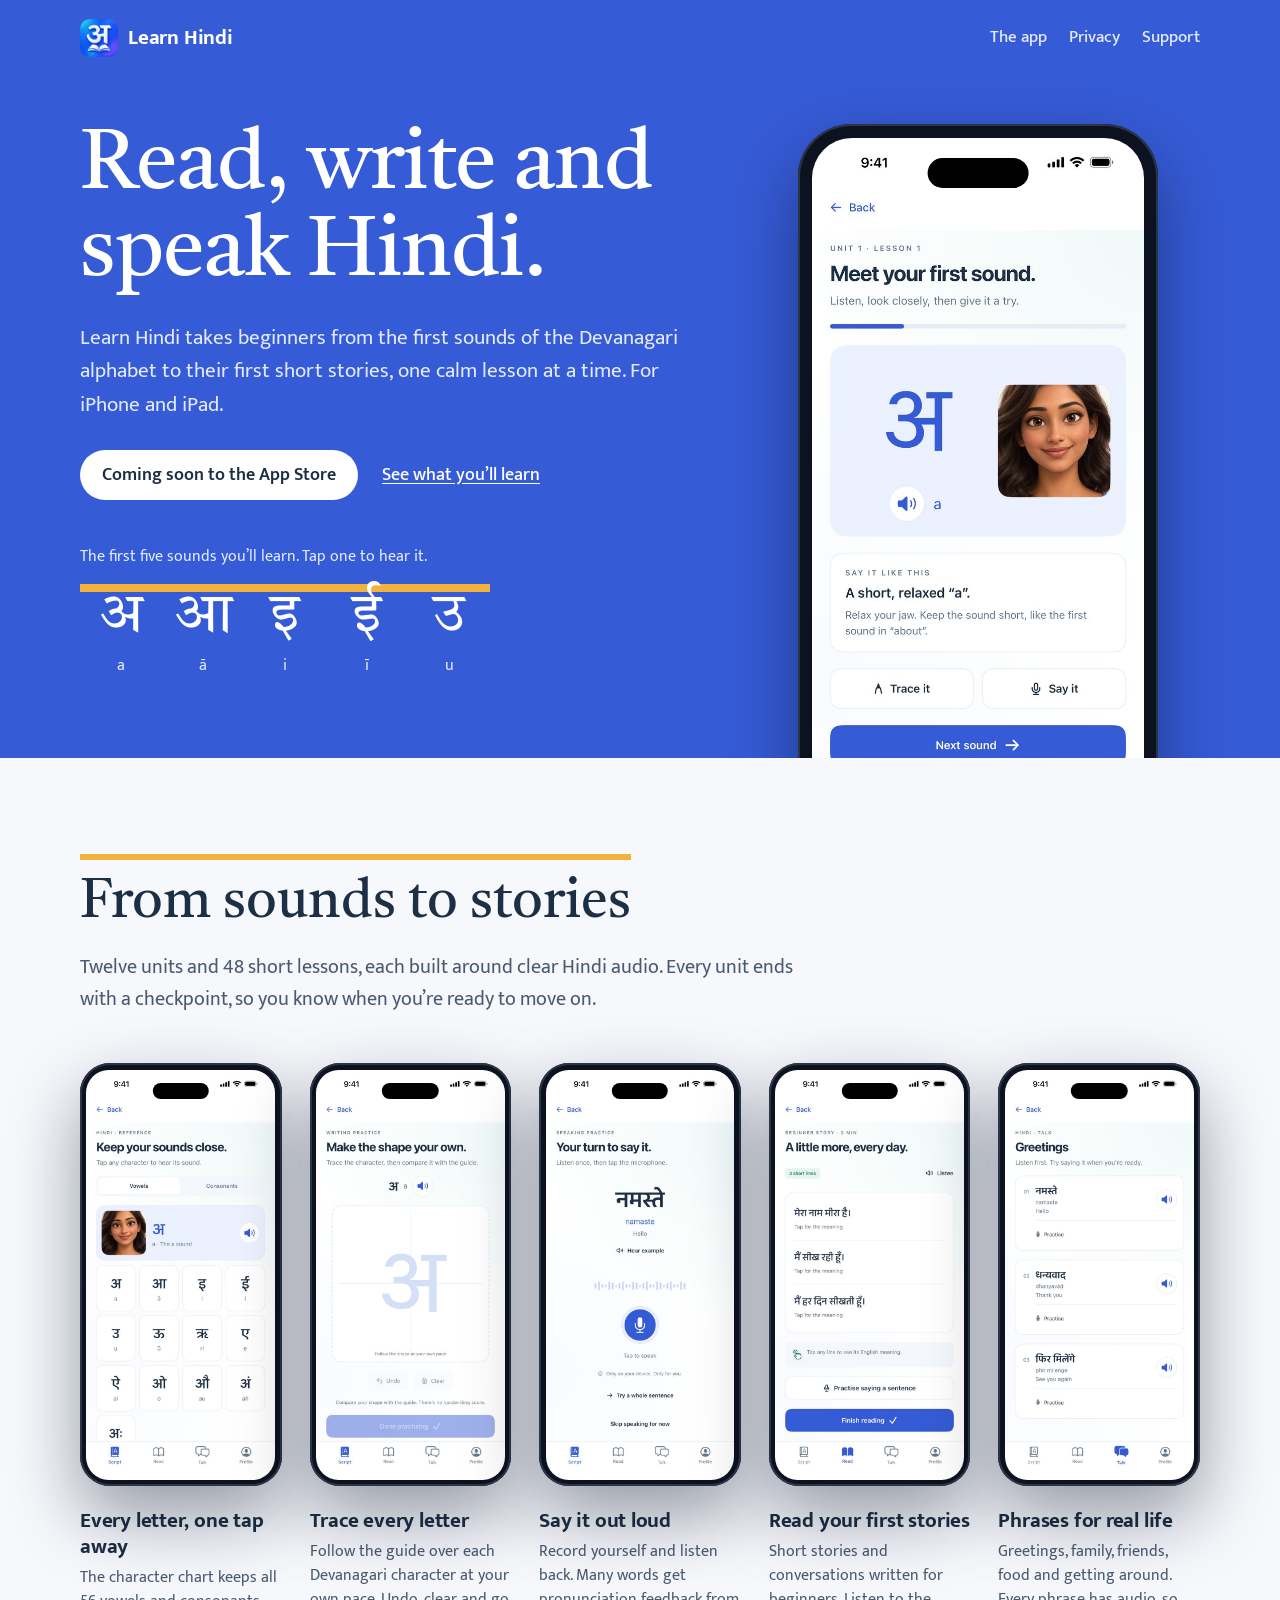
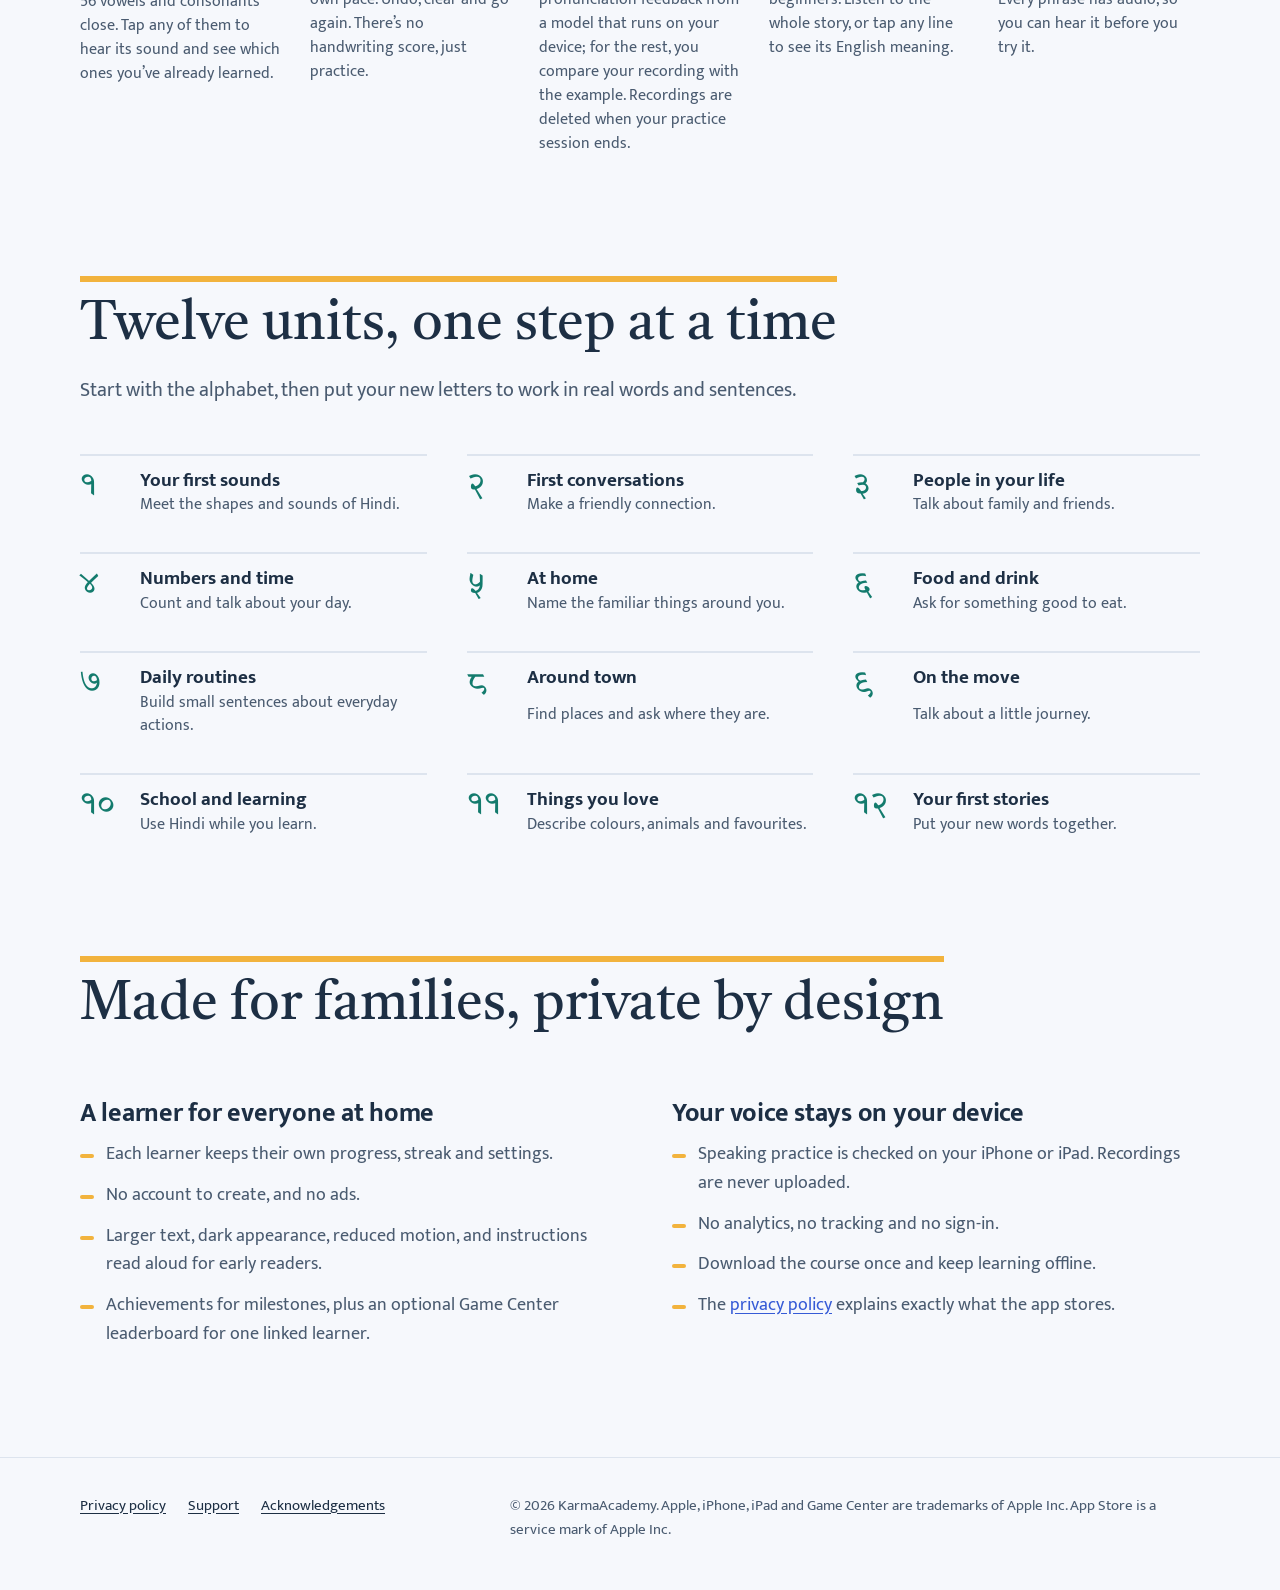
<file: index.html>
<!doctype html>
<html lang="en">
<head>
<meta charset="utf-8">
<meta name="viewport" content="width=device-width, initial-scale=1">
<title>Learn Hindi: read, write and speak Hindi on iPhone and iPad</title>
<meta name="description" content="Learn Hindi takes beginners from the first sounds of the Devanagari alphabet to their first short stories. Hear every sound, trace every letter and practise speaking privately on iPhone and iPad.">
<link rel="canonical" href="https://learnhindi.karmafy.com.au/">
<meta property="og:type" content="website">
<meta property="og:title" content="Learn Hindi: read, write and speak Hindi">
<meta property="og:description" content="From the first sounds of the Devanagari alphabet to your first short stories. For iPhone and iPad.">
<meta property="og:url" content="https://learnhindi.karmafy.com.au/">
<meta property="og:image" content="https://learnhindi.karmafy.com.au/assets/og-image.png">
<meta name="twitter:card" content="summary_large_image">
<meta name="theme-color" content="#365bd6">
<link rel="icon" href="/assets/icons/favicon-32.png" sizes="32x32">
<link rel="apple-touch-icon" href="/assets/icons/apple-touch-icon.png">
<link rel="preconnect" href="https://fonts.googleapis.com">
<link rel="preconnect" href="https://fonts.gstatic.com" crossorigin>
<link rel="stylesheet" href="https://fonts.googleapis.com/css2?family=Mukta:wght@400;500;600;700&family=Tiro+Devanagari+Hindi&display=swap">
<link rel="stylesheet" href="/assets/site.css">
</head>
<body>
<a class="skip" href="#main">Skip to content</a>
<header class="site-header">
  <div class="wrap">
    <a class="brand" href="/"><img src="/assets/icons/icon-192.png" alt="">Learn Hindi</a>
    <nav class="site-nav" aria-label="Main">
      <a href="#inside">The app</a>
      <a href="/privacy/">Privacy</a>
      <a href="/support/">Support</a>
    </nav>
  </div>
</header>

<main id="main">
  <div class="hero">
    <div class="wrap">
      <div>
        <h1>Read, write and speak Hindi.</h1>
        <p class="lede">Learn Hindi takes beginners from the first sounds of the Devanagari alphabet to their first short stories, one calm lesson at a time. For iPhone and iPad.</p>
        <div class="actions">
          <p class="store-soon">Coming soon to the App Store</p>
          <a href="#inside">See what you’ll learn</a>
        </div>
        <div class="sounds">
          <p id="sounds-label">The first five sounds you’ll learn. Tap one to hear it.</p>
          <div class="sound-row" role="group" aria-labelledby="sounds-label">
            <button class="sound" type="button" data-src="/assets/audio/a.mp3" aria-label="Play अ, a"><span class="glyph" lang="hi" aria-hidden="true">अ</span><span class="roman" aria-hidden="true">a</span></button>
            <button class="sound" type="button" data-src="/assets/audio/aa.mp3" aria-label="Play आ, ā"><span class="glyph" lang="hi" aria-hidden="true">आ</span><span class="roman" aria-hidden="true">ā</span></button>
            <button class="sound" type="button" data-src="/assets/audio/i.mp3" aria-label="Play इ, i"><span class="glyph" lang="hi" aria-hidden="true">इ</span><span class="roman" aria-hidden="true">i</span></button>
            <button class="sound" type="button" data-src="/assets/audio/ii.mp3" aria-label="Play ई, ī"><span class="glyph" lang="hi" aria-hidden="true">ई</span><span class="roman" aria-hidden="true">ī</span></button>
            <button class="sound" type="button" data-src="/assets/audio/u.mp3" aria-label="Play उ, u"><span class="glyph" lang="hi" aria-hidden="true">उ</span><span class="roman" aria-hidden="true">u</span></button>
          </div>
        </div>
      </div>
      <div class="hero-shot">
        <figure class="phone"><img src="/assets/screens/lesson.jpg" width="660" height="1434" alt="A lesson in the app: the letter अ beside a speaking portrait, with Trace it and Say it buttons."></figure>
      </div>
    </div>
  </div>

  <section id="inside" aria-labelledby="inside-title">
    <div class="wrap">
      <h2 class="hang" id="inside-title">From sounds to stories</h2>
      <p class="section-lede">Twelve units and 48 short lessons, each built around clear Hindi audio. Every unit ends with a checkpoint, so you know when you’re ready to move on.</p>
      <div class="features">
        <div class="feature">
          <figure class="phone"><img src="/assets/screens/chart.jpg" width="660" height="1434" alt="The character chart showing Hindi vowels, each with its romanisation."></figure>
          <div><h3>Every letter, one tap away</h3><p>The character chart keeps all 56 vowels and consonants close. Tap any of them to hear its sound and see which ones you’ve already learned.</p></div>
        </div>
        <div class="feature">
          <figure class="phone"><img src="/assets/screens/writing.jpg" width="660" height="1434" alt="Writing practice with a large dotted अ to trace."></figure>
          <div><h3>Trace every letter</h3><p>Follow the guide over each Devanagari character at your own pace. Undo, clear and go again. There’s no handwriting score, just practice.</p></div>
        </div>
        <div class="feature">
          <figure class="phone"><img src="/assets/screens/speak.jpg" width="660" height="1434" alt="Speaking practice for the word नमस्ते with a microphone button."></figure>
          <div><h3>Say it out loud</h3><p>Record yourself and listen back. Many words get pronunciation feedback from a model that runs on your device; for the rest, you compare your recording with the example. Recordings are deleted when your practice session ends.</p></div>
        </div>
        <div class="feature">
          <figure class="phone"><img src="/assets/screens/story.jpg" width="660" height="1434" alt="A short Hindi story with three lines of text and a Listen button."></figure>
          <div><h3>Read your first stories</h3><p>Short stories and conversations written for beginners. Listen to the whole story, or tap any line to see its English meaning.</p></div>
        </div>
        <div class="feature">
          <figure class="phone"><img src="/assets/screens/phrases.jpg" width="660" height="1434" alt="Greeting phrases नमस्ते, धन्यवाद and फिर मिलेंगे with sound buttons."></figure>
          <div><h3>Phrases for real life</h3><p>Greetings, family, friends, food and getting around. Every phrase has audio, so you can hear it before you try it.</p></div>
        </div>
      </div>
    </div>
  </section>

  <section aria-labelledby="course-title">
    <div class="wrap">
      <h2 class="hang" id="course-title">Twelve units, one step at a time</h2>
      <p class="section-lede">Start with the alphabet, then put your new letters to work in real words and sentences.</p>
      <ol class="units">
        <li><span class="unit-num" aria-hidden="true">१</span><span class="unit-title"><span class="visually-hidden">Unit 1: </span>Your first sounds</span><span class="unit-text">Meet the shapes and sounds of Hindi.</span></li>
        <li><span class="unit-num" aria-hidden="true">२</span><span class="unit-title"><span class="visually-hidden">Unit 2: </span>First conversations</span><span class="unit-text">Make a friendly connection.</span></li>
        <li><span class="unit-num" aria-hidden="true">३</span><span class="unit-title"><span class="visually-hidden">Unit 3: </span>People in your life</span><span class="unit-text">Talk about family and friends.</span></li>
        <li><span class="unit-num" aria-hidden="true">४</span><span class="unit-title"><span class="visually-hidden">Unit 4: </span>Numbers and time</span><span class="unit-text">Count and talk about your day.</span></li>
        <li><span class="unit-num" aria-hidden="true">५</span><span class="unit-title"><span class="visually-hidden">Unit 5: </span>At home</span><span class="unit-text">Name the familiar things around you.</span></li>
        <li><span class="unit-num" aria-hidden="true">६</span><span class="unit-title"><span class="visually-hidden">Unit 6: </span>Food and drink</span><span class="unit-text">Ask for something good to eat.</span></li>
        <li><span class="unit-num" aria-hidden="true">७</span><span class="unit-title"><span class="visually-hidden">Unit 7: </span>Daily routines</span><span class="unit-text">Build small sentences about everyday actions.</span></li>
        <li><span class="unit-num" aria-hidden="true">८</span><span class="unit-title"><span class="visually-hidden">Unit 8: </span>Around town</span><span class="unit-text">Find places and ask where they are.</span></li>
        <li><span class="unit-num" aria-hidden="true">९</span><span class="unit-title"><span class="visually-hidden">Unit 9: </span>On the move</span><span class="unit-text">Talk about a little journey.</span></li>
        <li><span class="unit-num" aria-hidden="true">१०</span><span class="unit-title"><span class="visually-hidden">Unit 10: </span>School and learning</span><span class="unit-text">Use Hindi while you learn.</span></li>
        <li><span class="unit-num" aria-hidden="true">११</span><span class="unit-title"><span class="visually-hidden">Unit 11: </span>Things you love</span><span class="unit-text">Describe colours, animals and favourites.</span></li>
        <li><span class="unit-num" aria-hidden="true">१२</span><span class="unit-title"><span class="visually-hidden">Unit 12: </span>Your first stories</span><span class="unit-text">Put your new words together.</span></li>
      </ol>
    </div>
  </section>

  <section aria-labelledby="family-title">
    <div class="wrap">
      <h2 class="hang" id="family-title">Made for families, private by design</h2>
      <div class="pair">
        <div>
          <h3>A learner for everyone at home</h3>
          <ul>
            <li>Each learner keeps their own progress, streak and settings.</li>
            <li>No account to create, and no ads.</li>
            <li>Larger text, dark appearance, reduced motion, and instructions read aloud for early readers.</li>
            <li>Achievements for milestones, plus an optional Game Center leaderboard for one linked learner.</li>
          </ul>
        </div>
        <div>
          <h3>Your voice stays on your device</h3>
          <ul>
            <li>Speaking practice is checked on your iPhone or iPad. Recordings are never uploaded.</li>
            <li>No analytics, no tracking and no sign-in.</li>
            <li>Download the course once and keep learning offline.</li>
            <li>The <a href="/privacy/">privacy policy</a> explains exactly what the app stores.</li>
          </ul>
        </div>
      </div>
    </div>
  </section>
</main>

<footer class="site-footer">
  <div class="wrap">
    <nav aria-label="Footer">
      <a href="/privacy/">Privacy policy</a>
      <a href="/support/">Support</a>
      <a href="/acknowledgements/">Acknowledgements</a>
    </nav>
    <p>© 2026 KarmaAcademy. Apple, iPhone, iPad and Game Center are trademarks of Apple Inc. App Store is a service mark of Apple Inc.</p>
  </div>
</footer>
<script src="/assets/site.js"></script>
</body>
</html>
</file>
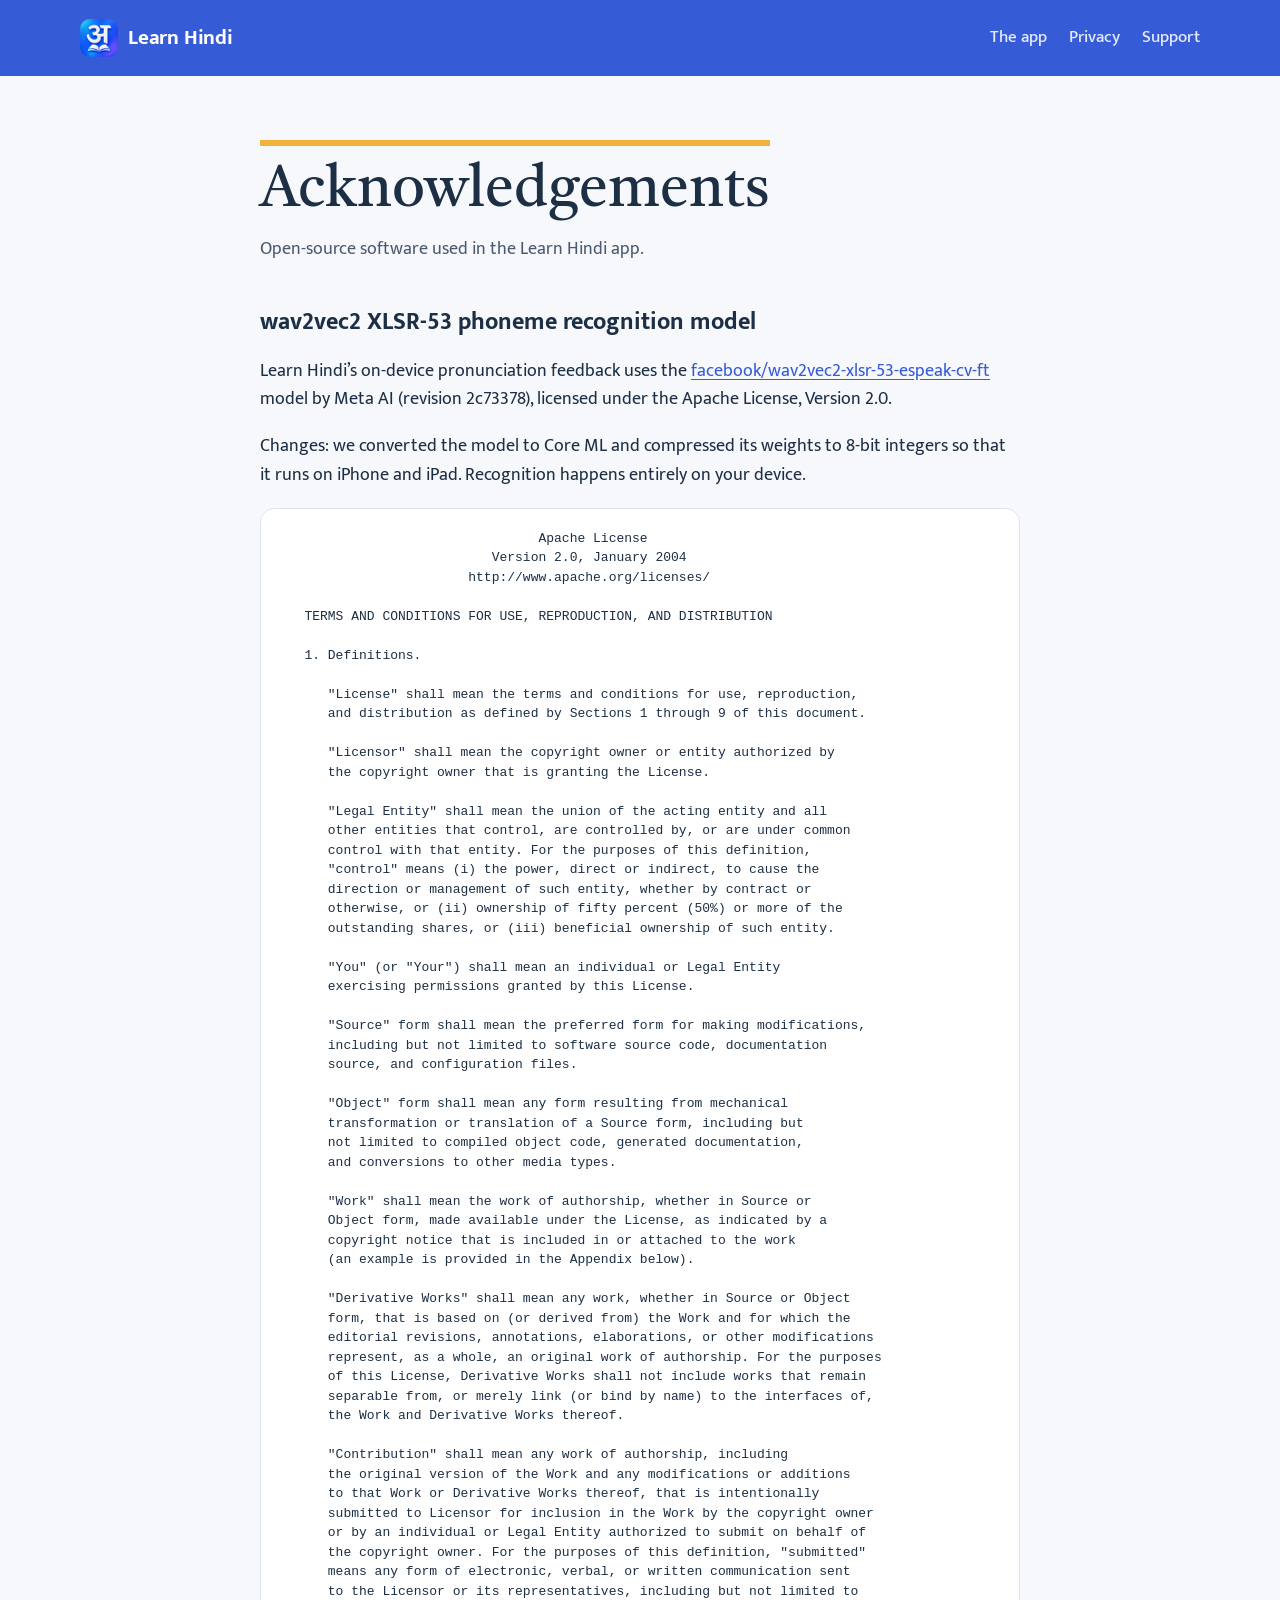
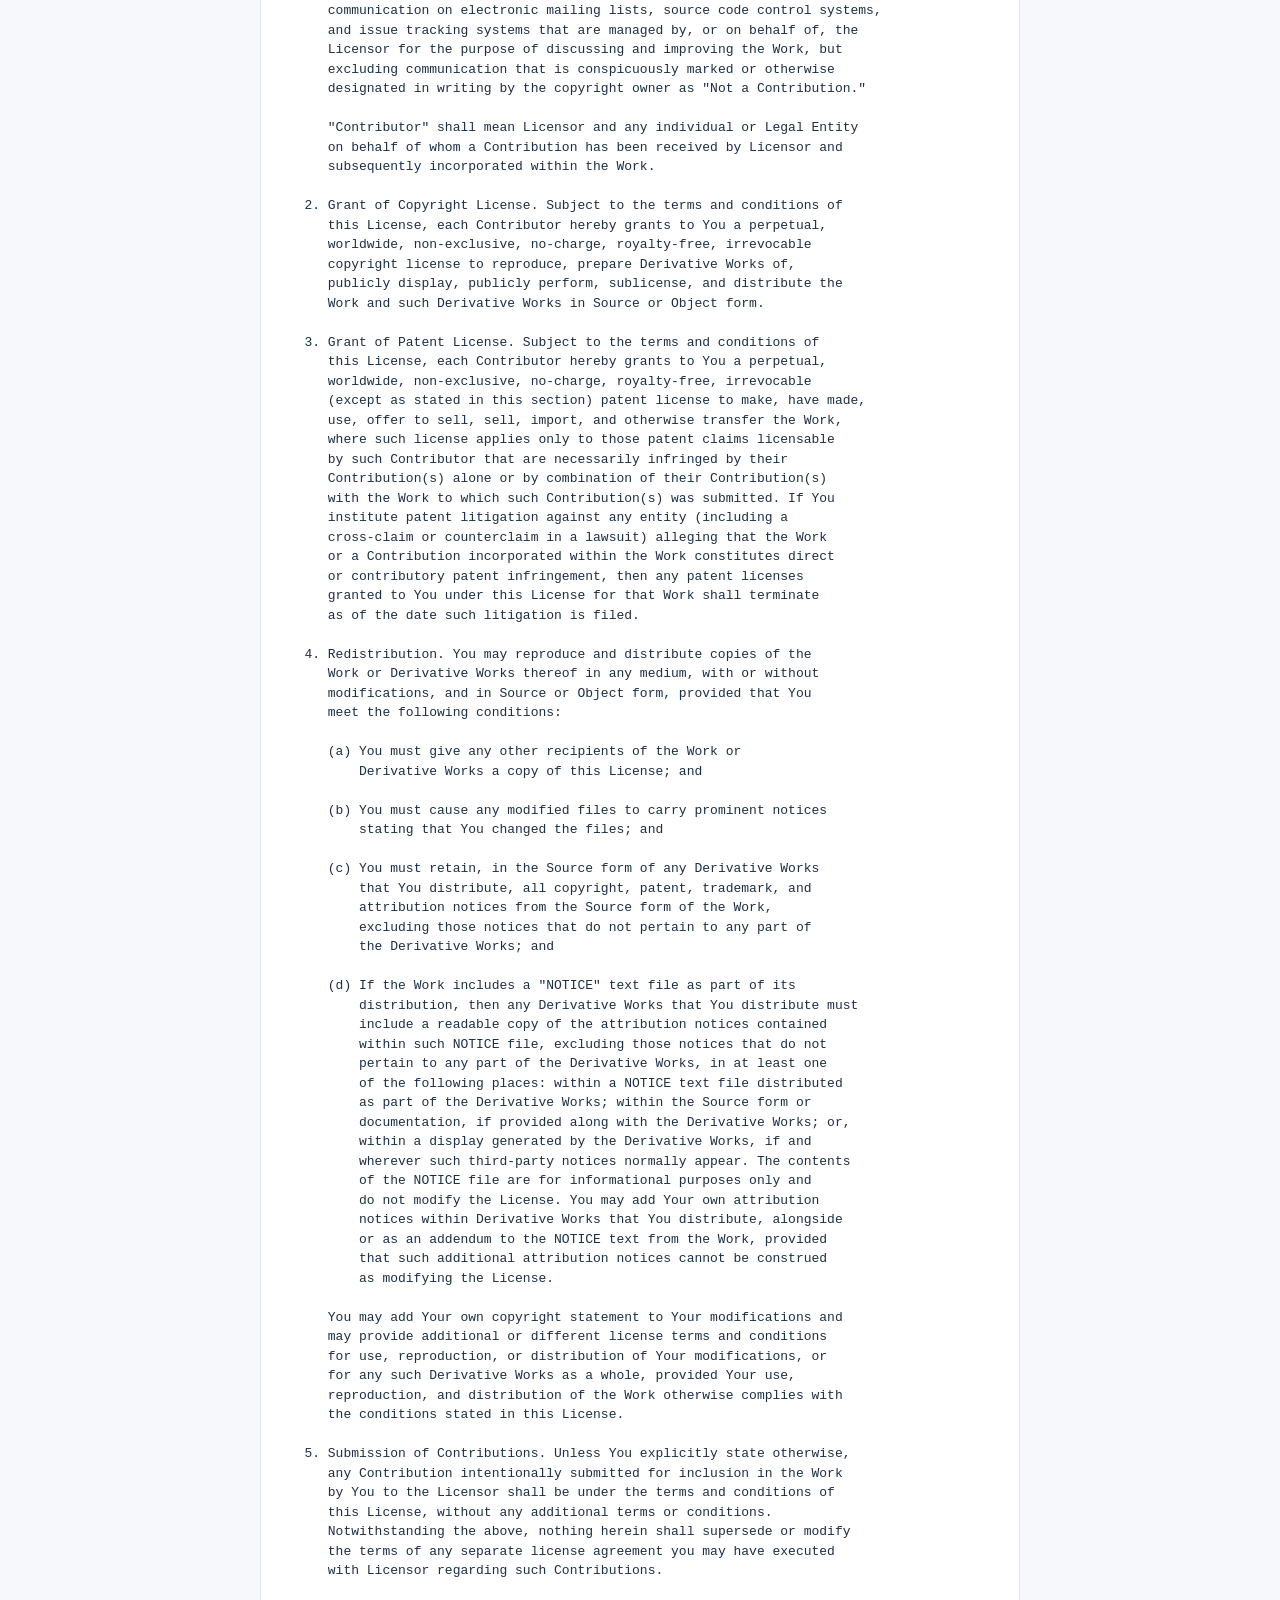
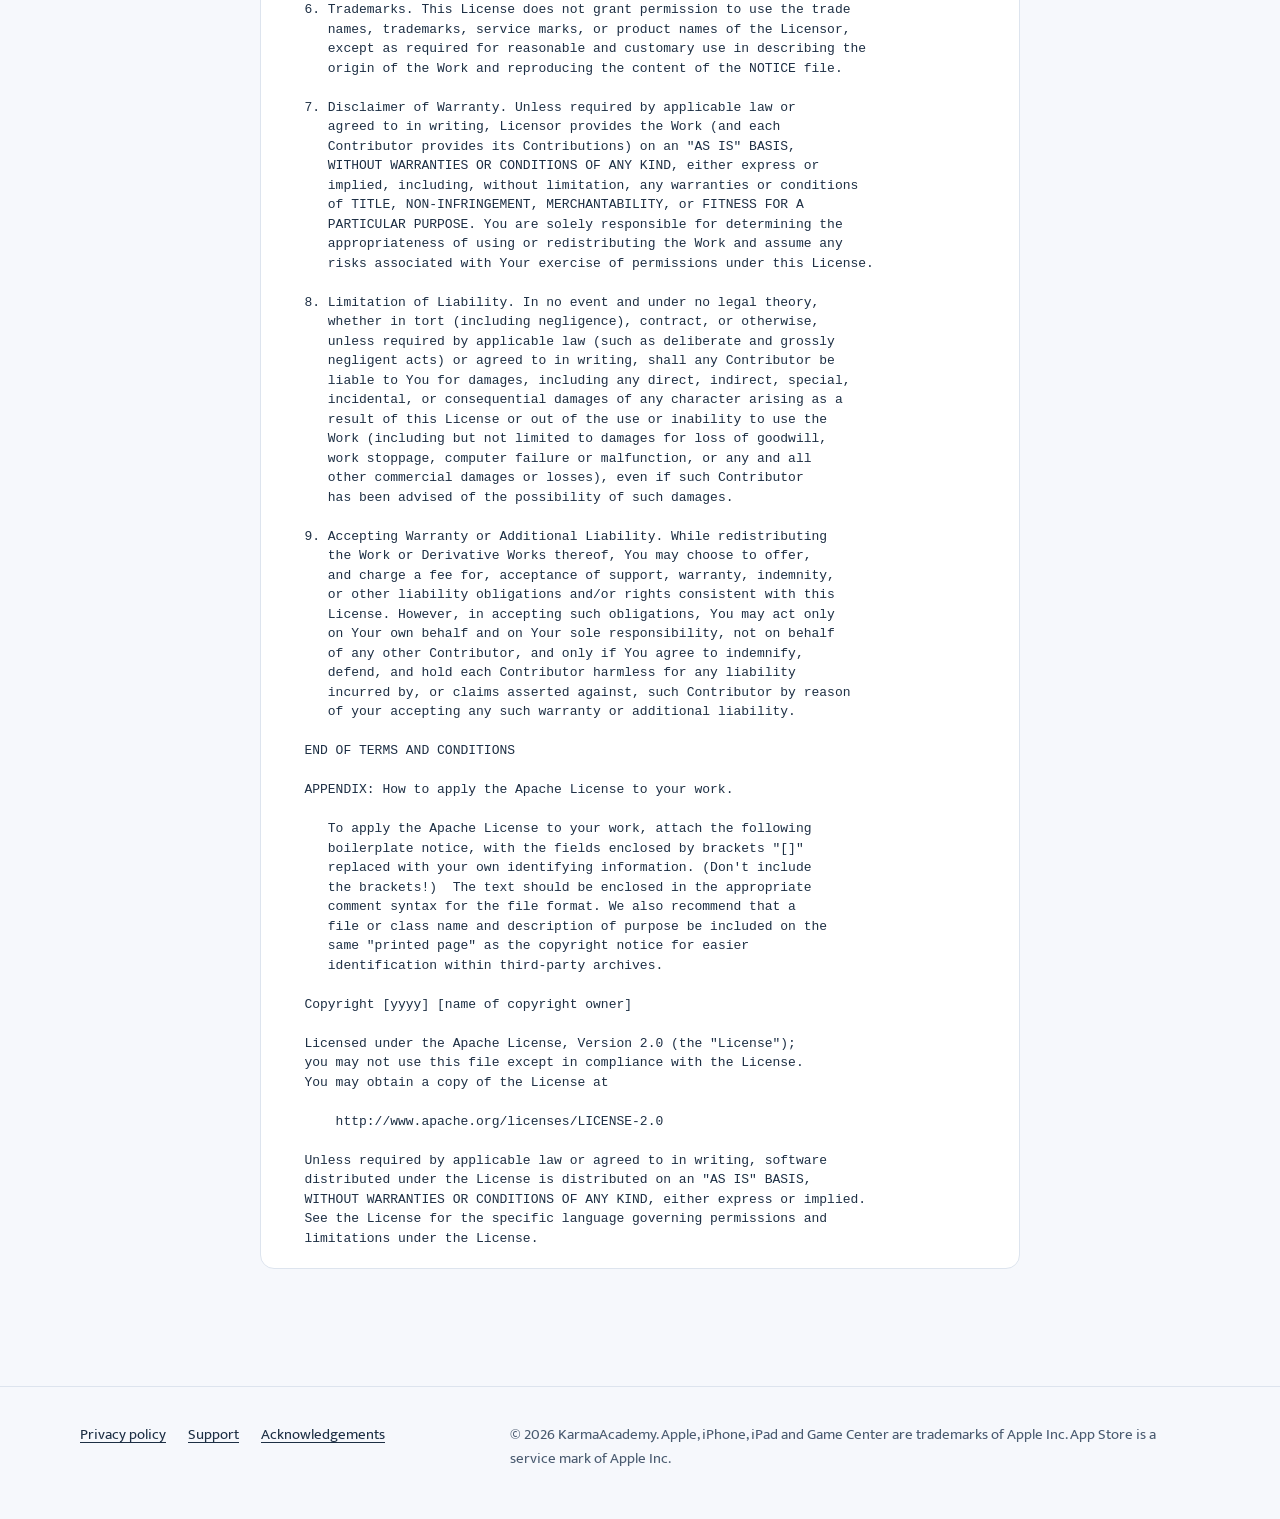
<file: acknowledgements/index.html>
<!doctype html>
<html lang="en">
<head>
<meta charset="utf-8">
<meta name="viewport" content="width=device-width, initial-scale=1">
<title>Acknowledgements · Learn Hindi</title>
<meta name="description" content="Open-source software used in the Learn Hindi app.">
<link rel="canonical" href="https://learnhindi.karmafy.com.au/acknowledgements/">
<meta name="theme-color" content="#365bd6">
<link rel="icon" href="/assets/icons/favicon-32.png" sizes="32x32">
<link rel="apple-touch-icon" href="/assets/icons/apple-touch-icon.png">
<link rel="preconnect" href="https://fonts.googleapis.com">
<link rel="preconnect" href="https://fonts.gstatic.com" crossorigin>
<link rel="stylesheet" href="https://fonts.googleapis.com/css2?family=Mukta:wght@400;500;600;700&family=Tiro+Devanagari+Hindi&display=swap">
<link rel="stylesheet" href="/assets/site.css">
</head>
<body>
<a class="skip" href="#main">Skip to content</a>
<header class="site-header">
  <div class="wrap">
    <a class="brand" href="/"><img src="/assets/icons/icon-192.png" alt="">Learn Hindi</a>
    <nav class="site-nav" aria-label="Main">
      <a href="/#inside">The app</a>
      <a href="/privacy/">Privacy</a>
      <a href="/support/">Support</a>
    </nav>
  </div>
</header>

<main id="main" class="doc">
  <div class="wrap">
    <h1 class="hang">Acknowledgements</h1>
    <p class="updated">Open-source software used in the Learn Hindi app.</p>

    <h2>wav2vec2 XLSR-53 phoneme recognition model</h2>
    <p>Learn Hindi’s on-device pronunciation feedback uses the <a href="https://huggingface.co/facebook/wav2vec2-xlsr-53-espeak-cv-ft">facebook/wav2vec2-xlsr-53-espeak-cv-ft</a> model by Meta AI (revision 2c73378), licensed under the Apache License, Version 2.0.</p>
    <p>Changes: we converted the model to Core ML and compressed its weights to 8-bit integers so that it runs on iPhone and iPad. Recognition happens entirely on your device.</p>
    <pre class="license">                                 Apache License
                           Version 2.0, January 2004
                        http://www.apache.org/licenses/

   TERMS AND CONDITIONS FOR USE, REPRODUCTION, AND DISTRIBUTION

   1. Definitions.

      &quot;License&quot; shall mean the terms and conditions for use, reproduction,
      and distribution as defined by Sections 1 through 9 of this document.

      &quot;Licensor&quot; shall mean the copyright owner or entity authorized by
      the copyright owner that is granting the License.

      &quot;Legal Entity&quot; shall mean the union of the acting entity and all
      other entities that control, are controlled by, or are under common
      control with that entity. For the purposes of this definition,
      &quot;control&quot; means (i) the power, direct or indirect, to cause the
      direction or management of such entity, whether by contract or
      otherwise, or (ii) ownership of fifty percent (50%) or more of the
      outstanding shares, or (iii) beneficial ownership of such entity.

      &quot;You&quot; (or &quot;Your&quot;) shall mean an individual or Legal Entity
      exercising permissions granted by this License.

      &quot;Source&quot; form shall mean the preferred form for making modifications,
      including but not limited to software source code, documentation
      source, and configuration files.

      &quot;Object&quot; form shall mean any form resulting from mechanical
      transformation or translation of a Source form, including but
      not limited to compiled object code, generated documentation,
      and conversions to other media types.

      &quot;Work&quot; shall mean the work of authorship, whether in Source or
      Object form, made available under the License, as indicated by a
      copyright notice that is included in or attached to the work
      (an example is provided in the Appendix below).

      &quot;Derivative Works&quot; shall mean any work, whether in Source or Object
      form, that is based on (or derived from) the Work and for which the
      editorial revisions, annotations, elaborations, or other modifications
      represent, as a whole, an original work of authorship. For the purposes
      of this License, Derivative Works shall not include works that remain
      separable from, or merely link (or bind by name) to the interfaces of,
      the Work and Derivative Works thereof.

      &quot;Contribution&quot; shall mean any work of authorship, including
      the original version of the Work and any modifications or additions
      to that Work or Derivative Works thereof, that is intentionally
      submitted to Licensor for inclusion in the Work by the copyright owner
      or by an individual or Legal Entity authorized to submit on behalf of
      the copyright owner. For the purposes of this definition, &quot;submitted&quot;
      means any form of electronic, verbal, or written communication sent
      to the Licensor or its representatives, including but not limited to
      communication on electronic mailing lists, source code control systems,
      and issue tracking systems that are managed by, or on behalf of, the
      Licensor for the purpose of discussing and improving the Work, but
      excluding communication that is conspicuously marked or otherwise
      designated in writing by the copyright owner as &quot;Not a Contribution.&quot;

      &quot;Contributor&quot; shall mean Licensor and any individual or Legal Entity
      on behalf of whom a Contribution has been received by Licensor and
      subsequently incorporated within the Work.

   2. Grant of Copyright License. Subject to the terms and conditions of
      this License, each Contributor hereby grants to You a perpetual,
      worldwide, non-exclusive, no-charge, royalty-free, irrevocable
      copyright license to reproduce, prepare Derivative Works of,
      publicly display, publicly perform, sublicense, and distribute the
      Work and such Derivative Works in Source or Object form.

   3. Grant of Patent License. Subject to the terms and conditions of
      this License, each Contributor hereby grants to You a perpetual,
      worldwide, non-exclusive, no-charge, royalty-free, irrevocable
      (except as stated in this section) patent license to make, have made,
      use, offer to sell, sell, import, and otherwise transfer the Work,
      where such license applies only to those patent claims licensable
      by such Contributor that are necessarily infringed by their
      Contribution(s) alone or by combination of their Contribution(s)
      with the Work to which such Contribution(s) was submitted. If You
      institute patent litigation against any entity (including a
      cross-claim or counterclaim in a lawsuit) alleging that the Work
      or a Contribution incorporated within the Work constitutes direct
      or contributory patent infringement, then any patent licenses
      granted to You under this License for that Work shall terminate
      as of the date such litigation is filed.

   4. Redistribution. You may reproduce and distribute copies of the
      Work or Derivative Works thereof in any medium, with or without
      modifications, and in Source or Object form, provided that You
      meet the following conditions:

      (a) You must give any other recipients of the Work or
          Derivative Works a copy of this License; and

      (b) You must cause any modified files to carry prominent notices
          stating that You changed the files; and

      (c) You must retain, in the Source form of any Derivative Works
          that You distribute, all copyright, patent, trademark, and
          attribution notices from the Source form of the Work,
          excluding those notices that do not pertain to any part of
          the Derivative Works; and

      (d) If the Work includes a &quot;NOTICE&quot; text file as part of its
          distribution, then any Derivative Works that You distribute must
          include a readable copy of the attribution notices contained
          within such NOTICE file, excluding those notices that do not
          pertain to any part of the Derivative Works, in at least one
          of the following places: within a NOTICE text file distributed
          as part of the Derivative Works; within the Source form or
          documentation, if provided along with the Derivative Works; or,
          within a display generated by the Derivative Works, if and
          wherever such third-party notices normally appear. The contents
          of the NOTICE file are for informational purposes only and
          do not modify the License. You may add Your own attribution
          notices within Derivative Works that You distribute, alongside
          or as an addendum to the NOTICE text from the Work, provided
          that such additional attribution notices cannot be construed
          as modifying the License.

      You may add Your own copyright statement to Your modifications and
      may provide additional or different license terms and conditions
      for use, reproduction, or distribution of Your modifications, or
      for any such Derivative Works as a whole, provided Your use,
      reproduction, and distribution of the Work otherwise complies with
      the conditions stated in this License.

   5. Submission of Contributions. Unless You explicitly state otherwise,
      any Contribution intentionally submitted for inclusion in the Work
      by You to the Licensor shall be under the terms and conditions of
      this License, without any additional terms or conditions.
      Notwithstanding the above, nothing herein shall supersede or modify
      the terms of any separate license agreement you may have executed
      with Licensor regarding such Contributions.

   6. Trademarks. This License does not grant permission to use the trade
      names, trademarks, service marks, or product names of the Licensor,
      except as required for reasonable and customary use in describing the
      origin of the Work and reproducing the content of the NOTICE file.

   7. Disclaimer of Warranty. Unless required by applicable law or
      agreed to in writing, Licensor provides the Work (and each
      Contributor provides its Contributions) on an &quot;AS IS&quot; BASIS,
      WITHOUT WARRANTIES OR CONDITIONS OF ANY KIND, either express or
      implied, including, without limitation, any warranties or conditions
      of TITLE, NON-INFRINGEMENT, MERCHANTABILITY, or FITNESS FOR A
      PARTICULAR PURPOSE. You are solely responsible for determining the
      appropriateness of using or redistributing the Work and assume any
      risks associated with Your exercise of permissions under this License.

   8. Limitation of Liability. In no event and under no legal theory,
      whether in tort (including negligence), contract, or otherwise,
      unless required by applicable law (such as deliberate and grossly
      negligent acts) or agreed to in writing, shall any Contributor be
      liable to You for damages, including any direct, indirect, special,
      incidental, or consequential damages of any character arising as a
      result of this License or out of the use or inability to use the
      Work (including but not limited to damages for loss of goodwill,
      work stoppage, computer failure or malfunction, or any and all
      other commercial damages or losses), even if such Contributor
      has been advised of the possibility of such damages.

   9. Accepting Warranty or Additional Liability. While redistributing
      the Work or Derivative Works thereof, You may choose to offer,
      and charge a fee for, acceptance of support, warranty, indemnity,
      or other liability obligations and/or rights consistent with this
      License. However, in accepting such obligations, You may act only
      on Your own behalf and on Your sole responsibility, not on behalf
      of any other Contributor, and only if You agree to indemnify,
      defend, and hold each Contributor harmless for any liability
      incurred by, or claims asserted against, such Contributor by reason
      of your accepting any such warranty or additional liability.

   END OF TERMS AND CONDITIONS

   APPENDIX: How to apply the Apache License to your work.

      To apply the Apache License to your work, attach the following
      boilerplate notice, with the fields enclosed by brackets &quot;[]&quot;
      replaced with your own identifying information. (Don&#x27;t include
      the brackets!)  The text should be enclosed in the appropriate
      comment syntax for the file format. We also recommend that a
      file or class name and description of purpose be included on the
      same &quot;printed page&quot; as the copyright notice for easier
      identification within third-party archives.

   Copyright [yyyy] [name of copyright owner]

   Licensed under the Apache License, Version 2.0 (the &quot;License&quot;);
   you may not use this file except in compliance with the License.
   You may obtain a copy of the License at

       http://www.apache.org/licenses/LICENSE-2.0

   Unless required by applicable law or agreed to in writing, software
   distributed under the License is distributed on an &quot;AS IS&quot; BASIS,
   WITHOUT WARRANTIES OR CONDITIONS OF ANY KIND, either express or implied.
   See the License for the specific language governing permissions and
   limitations under the License.</pre>
  </div>
</main>

<footer class="site-footer">
  <div class="wrap">
    <nav aria-label="Footer">
      <a href="/privacy/">Privacy policy</a>
      <a href="/support/">Support</a>
      <a href="/acknowledgements/">Acknowledgements</a>
    </nav>
    <p>© 2026 KarmaAcademy. Apple, iPhone, iPad and Game Center are trademarks of Apple Inc. App Store is a service mark of Apple Inc.</p>
  </div>
</footer>
<script src="/assets/site.js"></script>
</body>
</html>
</file>
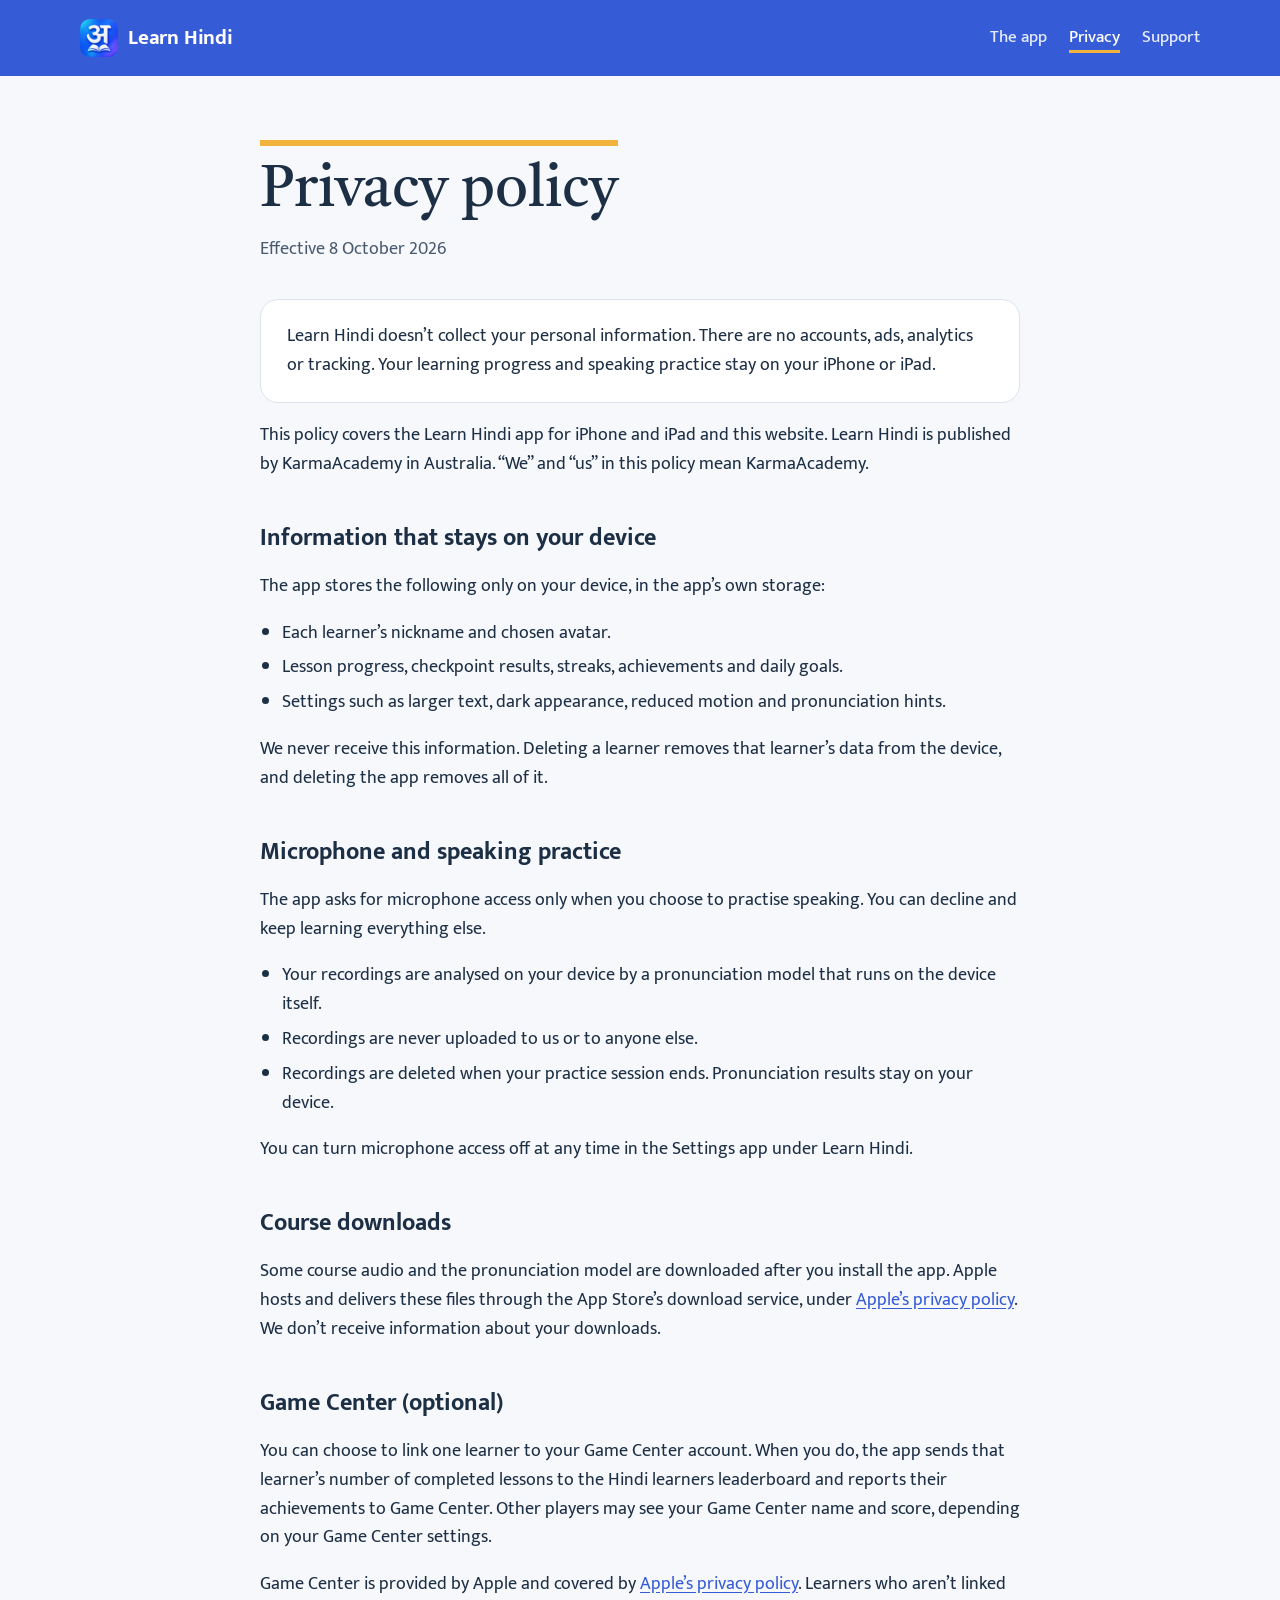
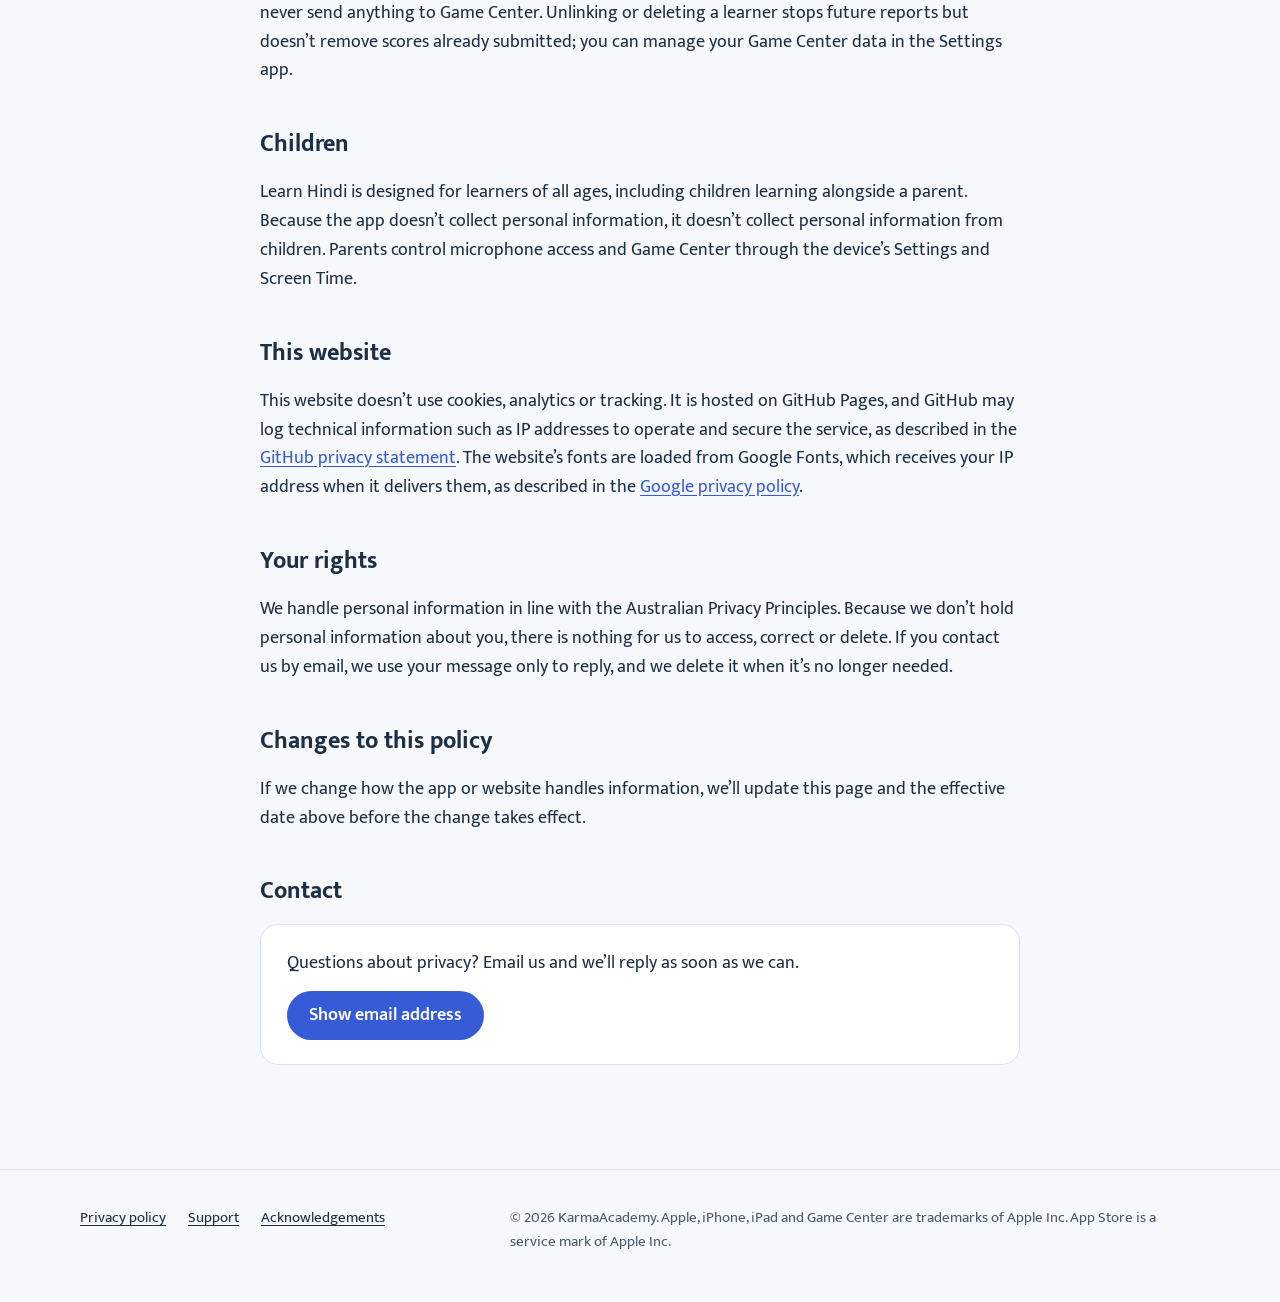
<file: privacy/index.html>
<!doctype html>
<html lang="en">
<head>
<meta charset="utf-8">
<meta name="viewport" content="width=device-width, initial-scale=1">
<title>Privacy policy · Learn Hindi</title>
<meta name="description" content="How the Learn Hindi app and website handle your information. Learning data and speaking practice stay on your device.">
<link rel="canonical" href="https://learnhindi.karmafy.com.au/privacy/">
<meta name="theme-color" content="#365bd6">
<link rel="icon" href="/assets/icons/favicon-32.png" sizes="32x32">
<link rel="apple-touch-icon" href="/assets/icons/apple-touch-icon.png">
<link rel="preconnect" href="https://fonts.googleapis.com">
<link rel="preconnect" href="https://fonts.gstatic.com" crossorigin>
<link rel="stylesheet" href="https://fonts.googleapis.com/css2?family=Mukta:wght@400;500;600;700&family=Tiro+Devanagari+Hindi&display=swap">
<link rel="stylesheet" href="/assets/site.css">
</head>
<body>
<a class="skip" href="#main">Skip to content</a>
<header class="site-header">
  <div class="wrap">
    <a class="brand" href="/"><img src="/assets/icons/icon-192.png" alt="">Learn Hindi</a>
    <nav class="site-nav" aria-label="Main">
      <a href="/#inside">The app</a>
      <a href="/privacy/" aria-current="page">Privacy</a>
      <a href="/support/">Support</a>
    </nav>
  </div>
</header>

<main id="main" class="doc">
  <div class="wrap">
    <h1 class="hang">Privacy policy</h1>
    <p class="updated">Effective 8 October 2026</p>

    <div class="summary">
      <p>Learn Hindi doesn’t collect your personal information. There are no accounts, ads, analytics or tracking. Your learning progress and speaking practice stay on your iPhone or iPad.</p>
    </div>

    <p>This policy covers the Learn Hindi app for iPhone and iPad and this website. Learn Hindi is published by KarmaAcademy in Australia. “We” and “us” in this policy mean KarmaAcademy.</p>

    <h2>Information that stays on your device</h2>
    <p>The app stores the following only on your device, in the app’s own storage:</p>
    <ul>
      <li>Each learner’s nickname and chosen avatar.</li>
      <li>Lesson progress, checkpoint results, streaks, achievements and daily goals.</li>
      <li>Settings such as larger text, dark appearance, reduced motion and pronunciation hints.</li>
    </ul>
    <p>We never receive this information. Deleting a learner removes that learner’s data from the device, and deleting the app removes all of it.</p>

    <h2>Microphone and speaking practice</h2>
    <p>The app asks for microphone access only when you choose to practise speaking. You can decline and keep learning everything else.</p>
    <ul>
      <li>Your recordings are analysed on your device by a pronunciation model that runs on the device itself.</li>
      <li>Recordings are never uploaded to us or to anyone else.</li>
      <li>Recordings are deleted when your practice session ends. Pronunciation results stay on your device.</li>
    </ul>
    <p>You can turn microphone access off at any time in the Settings app under Learn Hindi.</p>

    <h2>Course downloads</h2>
    <p>Some course audio and the pronunciation model are downloaded after you install the app. Apple hosts and delivers these files through the App Store’s download service, under <a href="https://www.apple.com/legal/privacy/">Apple’s privacy policy</a>. We don’t receive information about your downloads.</p>

    <h2>Game Center (optional)</h2>
    <p>You can choose to link one learner to your Game Center account. When you do, the app sends that learner’s number of completed lessons to the Hindi learners leaderboard and reports their achievements to Game Center. Other players may see your Game Center name and score, depending on your Game Center settings.</p>
    <p>Game Center is provided by Apple and covered by <a href="https://www.apple.com/legal/privacy/">Apple’s privacy policy</a>. Learners who aren’t linked never send anything to Game Center. Unlinking or deleting a learner stops future reports but doesn’t remove scores already submitted; you can manage your Game Center data in the Settings app.</p>

    <h2>Children</h2>
    <p>Learn Hindi is designed for learners of all ages, including children learning alongside a parent. Because the app doesn’t collect personal information, it doesn’t collect personal information from children. Parents control microphone access and Game Center through the device’s Settings and Screen Time.</p>

    <h2>This website</h2>
    <p>This website doesn’t use cookies, analytics or tracking. It is hosted on GitHub Pages, and GitHub may log technical information such as IP addresses to operate and secure the service, as described in the <a href="https://docs.github.com/en/site-policy/privacy-policies/github-general-privacy-statement">GitHub privacy statement</a>. The website’s fonts are loaded from Google Fonts, which receives your IP address when it delivers them, as described in the <a href="https://policies.google.com/privacy">Google privacy policy</a>.</p>

    <h2>Your rights</h2>
    <p>We handle personal information in line with the Australian Privacy Principles. Because we don’t hold personal information about you, there is nothing for us to access, correct or delete. If you contact us by email, we use your message only to reply, and we delete it when it’s no longer needed.</p>

    <h2>Changes to this policy</h2>
    <p>If we change how the app or website handles information, we’ll update this page and the effective date above before the change takes effect.</p>

    <h2>Contact</h2>
    <div class="contact">
      <p>Questions about privacy? Email us and we’ll reply as soon as we can.</p>
      <button class="email-reveal" type="button" data-mail-user="troppus" data-mail-host="ua.moc.yfamrak">Show email address</button>
      <noscript><p>Turn on JavaScript to see our email address.</p></noscript>
    </div>
  </div>
</main>

<footer class="site-footer">
  <div class="wrap">
    <nav aria-label="Footer">
      <a href="/privacy/">Privacy policy</a>
      <a href="/support/">Support</a>
      <a href="/acknowledgements/">Acknowledgements</a>
    </nav>
    <p>© 2026 KarmaAcademy. Apple, iPhone, iPad and Game Center are trademarks of Apple Inc. App Store is a service mark of Apple Inc.</p>
  </div>
</footer>
<script src="/assets/site.js"></script>
</body>
</html>
</file>
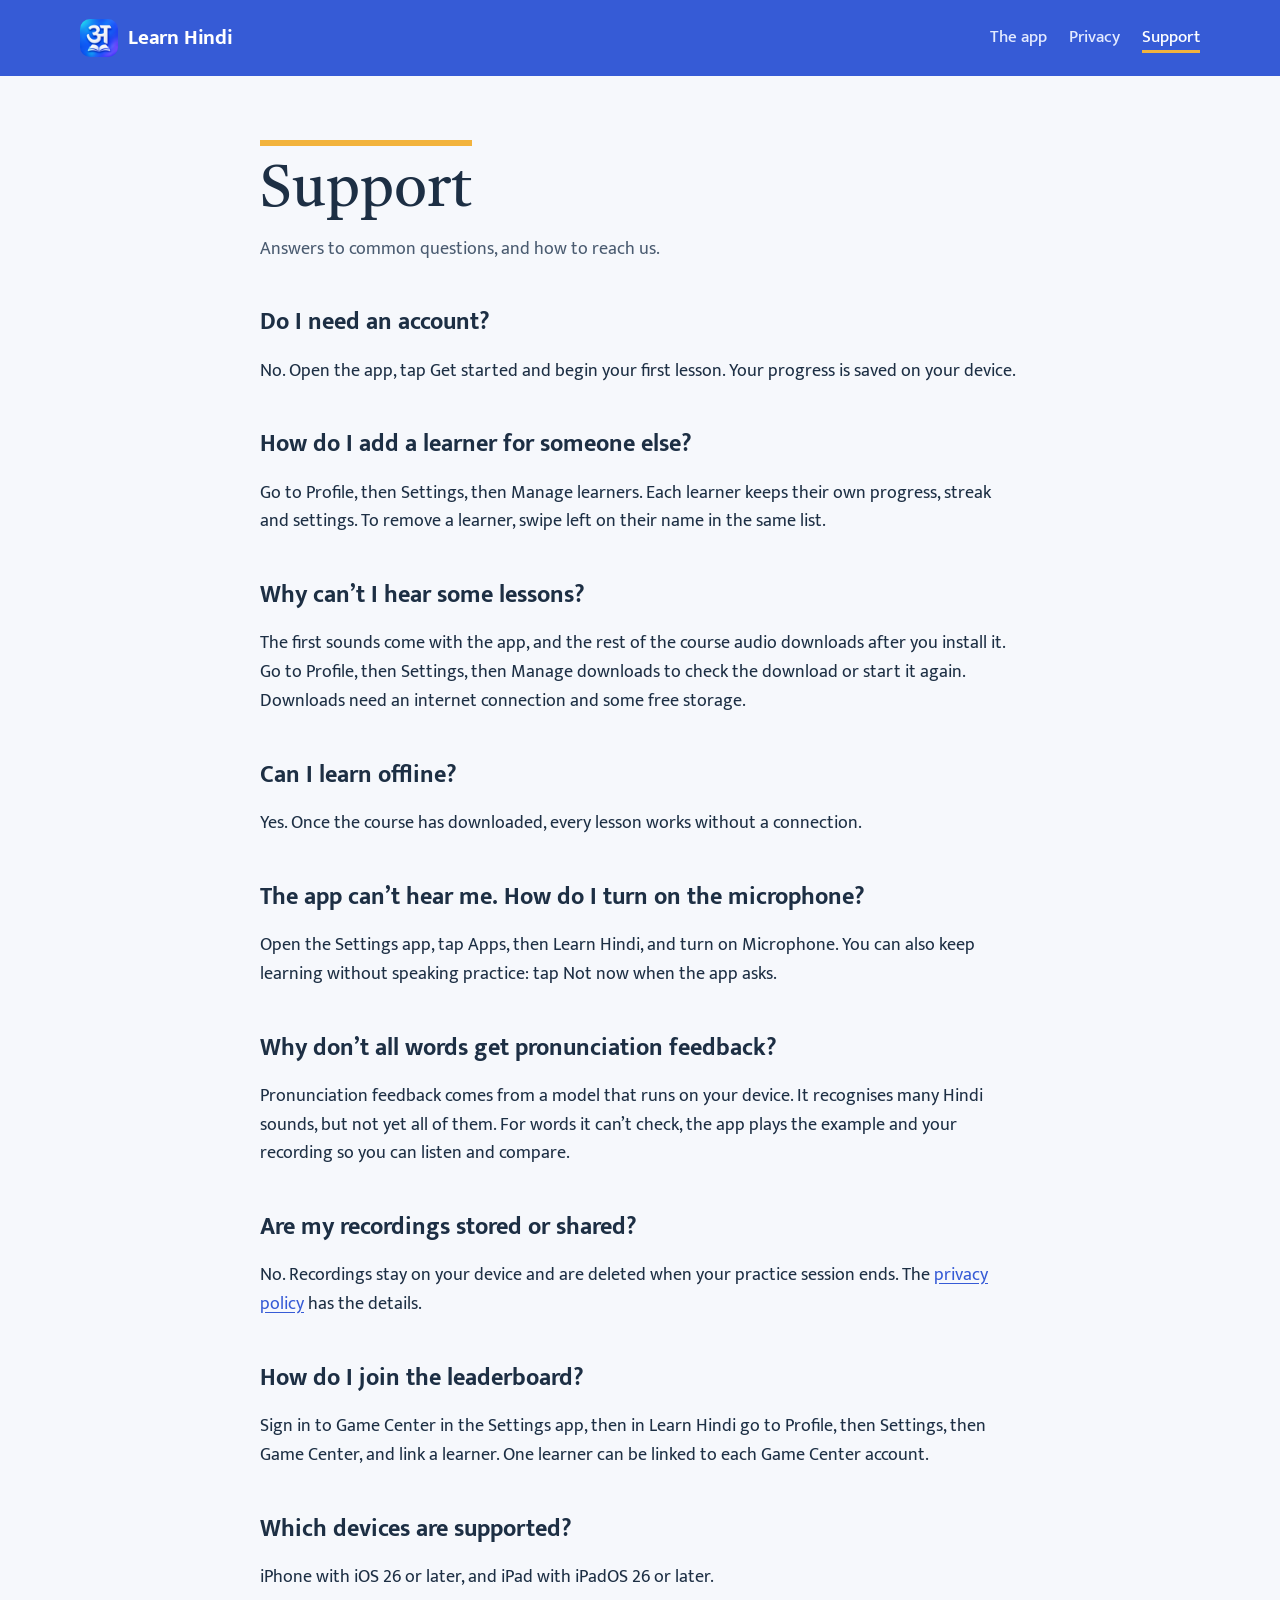
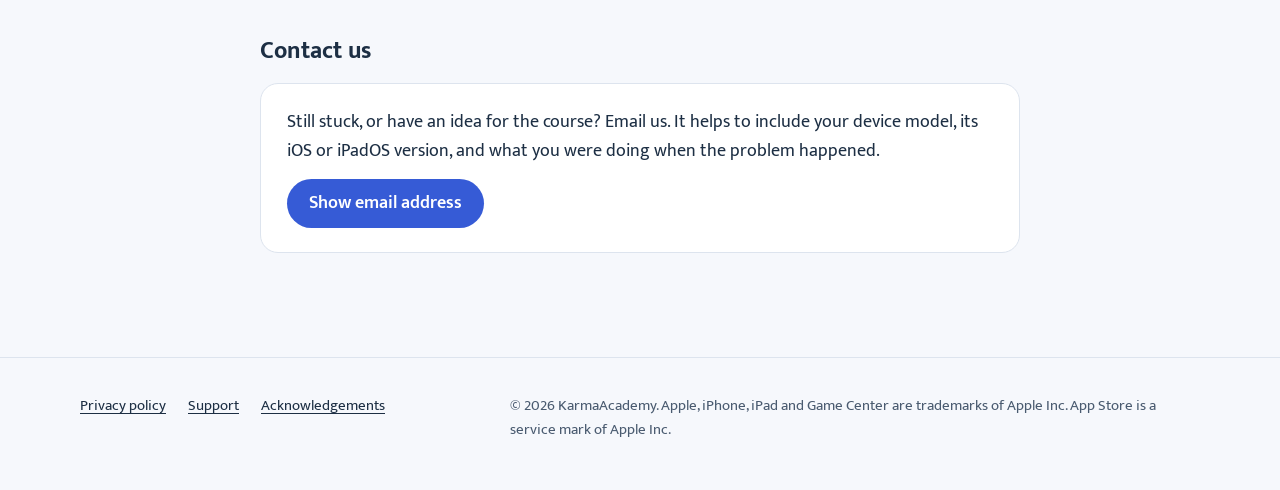
<file: support/index.html>
<!doctype html>
<html lang="en">
<head>
<meta charset="utf-8">
<meta name="viewport" content="width=device-width, initial-scale=1">
<title>Support · Learn Hindi</title>
<meta name="description" content="Help with the Learn Hindi app: learners, downloads, the microphone, pronunciation feedback and Game Center. Contact support.">
<link rel="canonical" href="https://learnhindi.karmafy.com.au/support/">
<meta name="theme-color" content="#365bd6">
<link rel="icon" href="/assets/icons/favicon-32.png" sizes="32x32">
<link rel="apple-touch-icon" href="/assets/icons/apple-touch-icon.png">
<link rel="preconnect" href="https://fonts.googleapis.com">
<link rel="preconnect" href="https://fonts.gstatic.com" crossorigin>
<link rel="stylesheet" href="https://fonts.googleapis.com/css2?family=Mukta:wght@400;500;600;700&family=Tiro+Devanagari+Hindi&display=swap">
<link rel="stylesheet" href="/assets/site.css">
</head>
<body>
<a class="skip" href="#main">Skip to content</a>
<header class="site-header">
  <div class="wrap">
    <a class="brand" href="/"><img src="/assets/icons/icon-192.png" alt="">Learn Hindi</a>
    <nav class="site-nav" aria-label="Main">
      <a href="/#inside">The app</a>
      <a href="/privacy/">Privacy</a>
      <a href="/support/" aria-current="page">Support</a>
    </nav>
  </div>
</header>

<main id="main" class="doc">
  <div class="wrap">
    <h1 class="hang">Support</h1>
    <p class="updated">Answers to common questions, and how to reach us.</p>

    <h2>Do I need an account?</h2>
    <p>No. Open the app, tap Get started and begin your first lesson. Your progress is saved on your device.</p>

    <h2>How do I add a learner for someone else?</h2>
    <p>Go to Profile, then Settings, then Manage learners. Each learner keeps their own progress, streak and settings. To remove a learner, swipe left on their name in the same list.</p>

    <h2>Why can’t I hear some lessons?</h2>
    <p>The first sounds come with the app, and the rest of the course audio downloads after you install it. Go to Profile, then Settings, then Manage downloads to check the download or start it again. Downloads need an internet connection and some free storage.</p>

    <h2>Can I learn offline?</h2>
    <p>Yes. Once the course has downloaded, every lesson works without a connection.</p>

    <h2>The app can’t hear me. How do I turn on the microphone?</h2>
    <p>Open the Settings app, tap Apps, then Learn Hindi, and turn on Microphone. You can also keep learning without speaking practice: tap Not now when the app asks.</p>

    <h2>Why don’t all words get pronunciation feedback?</h2>
    <p>Pronunciation feedback comes from a model that runs on your device. It recognises many Hindi sounds, but not yet all of them. For words it can’t check, the app plays the example and your recording so you can listen and compare.</p>

    <h2>Are my recordings stored or shared?</h2>
    <p>No. Recordings stay on your device and are deleted when your practice session ends. The <a href="/privacy/">privacy policy</a> has the details.</p>

    <h2>How do I join the leaderboard?</h2>
    <p>Sign in to Game Center in the Settings app, then in Learn Hindi go to Profile, then Settings, then Game Center, and link a learner. One learner can be linked to each Game Center account.</p>

    <h2>Which devices are supported?</h2>
    <p>iPhone with iOS 26 or later, and iPad with iPadOS 26 or later.</p>

    <h2>Contact us</h2>
    <div class="contact">
      <p>Still stuck, or have an idea for the course? Email us. It helps to include your device model, its iOS or iPadOS version, and what you were doing when the problem happened.</p>
      <button class="email-reveal" type="button" data-mail-user="troppus" data-mail-host="ua.moc.yfamrak">Show email address</button>
      <noscript><p>Turn on JavaScript to see our email address.</p></noscript>
    </div>
  </div>
</main>

<footer class="site-footer">
  <div class="wrap">
    <nav aria-label="Footer">
      <a href="/privacy/">Privacy policy</a>
      <a href="/support/">Support</a>
      <a href="/acknowledgements/">Acknowledgements</a>
    </nav>
    <p>© 2026 KarmaAcademy. Apple, iPhone, iPad and Game Center are trademarks of Apple Inc. App Store is a service mark of Apple Inc.</p>
  </div>
</footer>
<script src="/assets/site.js"></script>
</body>
</html>
</file>
<file: assets/site.css>
/* Learn Hindi website. Colours follow the app (WordlyTheme); marigold marks the
   shirorekha, the bar that Devanagari letters hang from. */
:root {
  --ink: #1d2f44;
  --ink-soft: #4a5b70;
  --paper: #f6f8fc;
  --surface: #ffffff;
  --line: #dde4ee;
  --royal: #365bd6;
  --hero: #365bd6;
  --hero-text: #ffffff;
  --hero-soft: #e3eaff;
  --marigold: #f2b33d;
  --teal: #137b6d;
  --display: "Tiro Devanagari Hindi", "Kohinoor Devanagari", Georgia, serif;
  --body: "Mukta", "Kohinoor Devanagari", -apple-system, "Segoe UI", Roboto, sans-serif;
  color-scheme: light;
}
@media (prefers-color-scheme: dark) {
  :root {
    --ink: #edf2ff;
    --ink-soft: #b0bdd0;
    --paper: #0f1828;
    --surface: #152030;
    --line: #2b3a50;
    --royal: #8ca9ff;
    --hero: #1f2f75;
    --hero-soft: #cdd8ff;
    --teal: #73d4bb;
    color-scheme: dark;
  }
}

*, *::before, *::after { box-sizing: border-box; }
html { -webkit-text-size-adjust: 100%; }
body {
  margin: 0; background: var(--paper); color: var(--ink);
  font-family: var(--body); font-size: 18px; line-height: 1.6;
}
img { max-width: 100%; display: block; }
a { color: var(--royal); text-underline-offset: 3px; }
a:hover { text-decoration-thickness: 2px; }
:focus-visible { outline: 3px solid var(--marigold); outline-offset: 3px; border-radius: 4px; }
.wrap { width: min(1120px, 100% - 32px); margin-inline: auto; }
.visually-hidden {
  position: absolute; width: 1px; height: 1px; overflow: hidden;
  clip: rect(0 0 0 0); white-space: nowrap;
}
.skip { position: absolute; left: 16px; top: -60px; background: var(--surface); color: var(--ink); padding: 8px 14px; z-index: 10; }
.skip:focus { top: 12px; }

/* Header and hero share the royal band */
.site-header { background: var(--hero); color: var(--hero-text); }
.site-header .wrap { display: flex; align-items: center; justify-content: space-between; gap: 8px 24px; min-height: 76px; flex-wrap: wrap; padding-block: 12px; }
.brand { display: flex; align-items: center; gap: 10px; color: inherit; text-decoration: none; font-weight: 700; font-size: 21px; letter-spacing: -0.01em; }
.brand img { width: 38px; height: 38px; border-radius: 10px; }
.site-nav { display: flex; flex-wrap: wrap; gap: 2px 22px; }
.site-nav a { color: var(--hero-soft); text-decoration: none; font-weight: 500; font-size: 17px; padding-block: 6px; }
.site-nav a:hover, .site-nav a[aria-current="page"] { color: var(--hero-text); text-decoration: underline 3px var(--marigold); text-underline-offset: 8px; }

.hero { background: var(--hero); color: var(--hero-text); overflow: hidden; }
.hero .wrap { display: grid; grid-template-columns: minmax(0, 7fr) minmax(0, 5fr); gap: 32px 56px; padding-top: 48px; }
.hero h1 { font-family: var(--display); font-weight: 400; font-size: clamp(46px, 6.6vw, 84px); line-height: 1.04; letter-spacing: -0.012em; margin: 0 0 22px; }
.hero .lede { font-size: clamp(18px, 1.9vw, 21px); color: var(--hero-soft); max-width: 31em; margin: 0 0 28px; }
.actions { display: flex; flex-wrap: wrap; align-items: center; gap: 14px 24px; }
.store-soon { display: inline-block; background: #fff; color: #1d2f44; border-radius: 999px; padding: 11px 22px; font-weight: 600; margin: 0; }
.hero .actions a { color: var(--hero-text); font-weight: 500; }

/* The five vowel sounds hang from a marigold bar */
.sounds { margin: 44px 0 64px; }
.sounds p { margin: 0 0 14px; color: var(--hero-soft); font-size: 16px; }
.sound-row { display: flex; width: fit-content; max-width: 100%; border-top: 8px solid var(--marigold); }
.sound {
  flex: 1 1 0; min-width: 0; width: 82px; display: grid; justify-items: center; gap: 2px;
  padding: 0 4px 12px; border: 0; border-radius: 0 0 16px 16px; cursor: pointer;
  background: transparent; color: var(--hero-text); font: inherit;
  transition: background-color .15s ease;
}
.sound:hover { background: rgba(255, 255, 255, .1); }
.sound .glyph { font-family: var(--display); font-size: 56px; line-height: 1.15; margin-top: -.1em; } /* letter headline meets the bar */
.sound .roman { font-size: 16px; color: var(--hero-soft); }
.sound.is-playing { background: rgba(255, 255, 255, .18); }
.sound.is-playing .roman { color: var(--marigold); }

/* Phone frame around real app screens */
.phone { position: relative; background: #0c1220; padding: 3.2%; border-radius: 15% / 7%; box-shadow: 0 30px 70px rgba(6, 12, 36, .4), inset 0 0 0 2px #2c3548; }
.phone img { border-radius: 12% / 5.6%; width: 100%; height: auto; }
.phone::after { content: ""; position: absolute; top: 4.6%; left: 50%; translate: -50% 0; width: 28%; aspect-ratio: 126 / 37; border-radius: 999px; background: #000; }
figure.phone { margin: 0; }
.hero .phone { width: min(360px, 100%); justify-self: center; align-self: end; margin: 0 auto -26%; }
.hero-shot { display: grid; align-items: end; }

/* Sections */
main section { padding-block: 96px 24px; }
.hang { display: inline-block; border-top: 6px solid var(--marigold); padding-top: 14px; }
h2 { font-family: var(--display); font-weight: 400; font-size: clamp(36px, 4.4vw, 54px); line-height: 1.1; margin: 0 0 18px; }
h3 { font-size: 26px; line-height: 1.25; font-weight: 700; margin: 0 0 10px; letter-spacing: -0.01em; }
.section-lede { font-size: 20px; color: var(--ink-soft); max-width: 36em; margin: 0 0 24px; }

/* Five screens read left to right, from sounds to stories */
.features { display: grid; grid-template-columns: repeat(5, minmax(0, 1fr)); gap: 28px; margin-top: 48px; }
.feature { display: flex; flex-direction: column; gap: 22px; }
.feature .phone { width: 100%; max-width: 230px; }
.feature h3 { font-size: 21px; margin-bottom: 6px; }
.feature p { color: var(--ink-soft); font-size: 16px; line-height: 1.5; margin: 0; }

.units { list-style: none; padding: 0; margin: 48px 0 0; display: grid; grid-template-columns: repeat(3, minmax(0, 1fr)); gap: 36px 40px; }
.units li { border-top: 2px solid var(--line); padding-top: 12px; display: grid; grid-template-columns: 52px minmax(0, 1fr); column-gap: 8px; }
.unit-num { font-family: var(--display); font-size: 34px; line-height: 1.1; color: var(--teal); grid-row: span 2; }
.unit-title { font-weight: 700; font-size: 19px; line-height: 1.35; }
.unit-text { color: var(--ink-soft); font-size: 16px; line-height: 1.45; }

.pair { display: grid; grid-template-columns: repeat(2, minmax(0, 1fr)); gap: 40px 64px; margin-top: 44px; }
.pair ul { list-style: none; padding: 0; margin: 0; }
.pair li { position: relative; padding-left: 26px; margin-bottom: 12px; color: var(--ink-soft); }
.pair li::before { content: ""; position: absolute; left: 0; top: .78em; width: 14px; height: 4px; border-radius: 2px; background: var(--marigold); }

/* Policy and support pages */
.doc { padding-block: 64px 32px; }
.doc .wrap { max-width: 760px; }
.doc h1 { font-family: var(--display); font-weight: 400; font-size: clamp(40px, 5vw, 58px); line-height: 1.08; margin: 0 0 12px; }
.doc .updated { color: var(--ink-soft); margin: 0 0 36px; }
.doc h2 { font-family: var(--body); font-weight: 700; font-size: 24px; line-height: 1.3; margin: 44px 0 10px; }
.doc p, .doc li { color: var(--ink); }
.doc ul { padding-left: 22px; }
.doc li { margin-bottom: 6px; }
.summary { background: var(--surface); border: 1px solid var(--line); border-radius: 18px; padding: 22px 26px; margin: 0 0 12px; }
.summary p { margin: 0; }
.contact { background: var(--surface); border: 1px solid var(--line); border-radius: 18px; padding: 24px 26px; margin-top: 16px; }
.contact p { margin: 0 0 14px; }
.email-reveal { font: inherit; font-weight: 600; color: #fff; background: var(--royal); border: 0; border-radius: 999px; padding: 10px 22px; cursor: pointer; }
@media (prefers-color-scheme: dark) { .email-reveal { color: #0f1828; } }
.contact a { font-weight: 600; font-size: 20px; }
pre.license { white-space: pre-wrap; font-size: 13px; line-height: 1.5; background: var(--surface); border: 1px solid var(--line); border-radius: 14px; padding: 20px; overflow-x: auto; }

.site-footer { border-top: 1px solid var(--line); margin-top: 72px; padding-block: 36px 48px; color: var(--ink-soft); font-size: 15px; }
.site-footer .wrap { display: flex; flex-wrap: wrap; justify-content: space-between; gap: 16px 32px; }
.site-footer nav { display: flex; flex-wrap: wrap; gap: 4px 22px; }
.site-footer nav a { color: var(--ink); }
.site-footer p { margin: 0; max-width: 46em; }

@media (max-width: 900px) {
  .units { grid-template-columns: repeat(2, minmax(0, 1fr)); }
  .features { grid-template-columns: none; grid-auto-flow: column; grid-auto-columns: min(62%, 240px);
    overflow-x: auto; scroll-snap-type: x mandatory; padding-bottom: 16px; }
  .feature { scroll-snap-align: start; }
}
@media (max-width: 760px) {
  body { font-size: 17px; }
  .hero .wrap { grid-template-columns: minmax(0, 1fr); padding-top: 28px; }
  .sounds { margin: 36px 0 8px; }
  .sound-row { width: 100%; max-width: 440px; }
  .sound { width: auto; }
  .sound .glyph { font-size: 46px; }
  .hero .phone { width: min(300px, 82%); margin-bottom: -38%; }
  main section { padding-block: 72px 16px; }
  .pair { grid-template-columns: minmax(0, 1fr); }
  .units { grid-template-columns: minmax(0, 1fr); }
}
@media (prefers-reduced-motion: reduce) {
  .sound { transition: none; }
}
</file>
